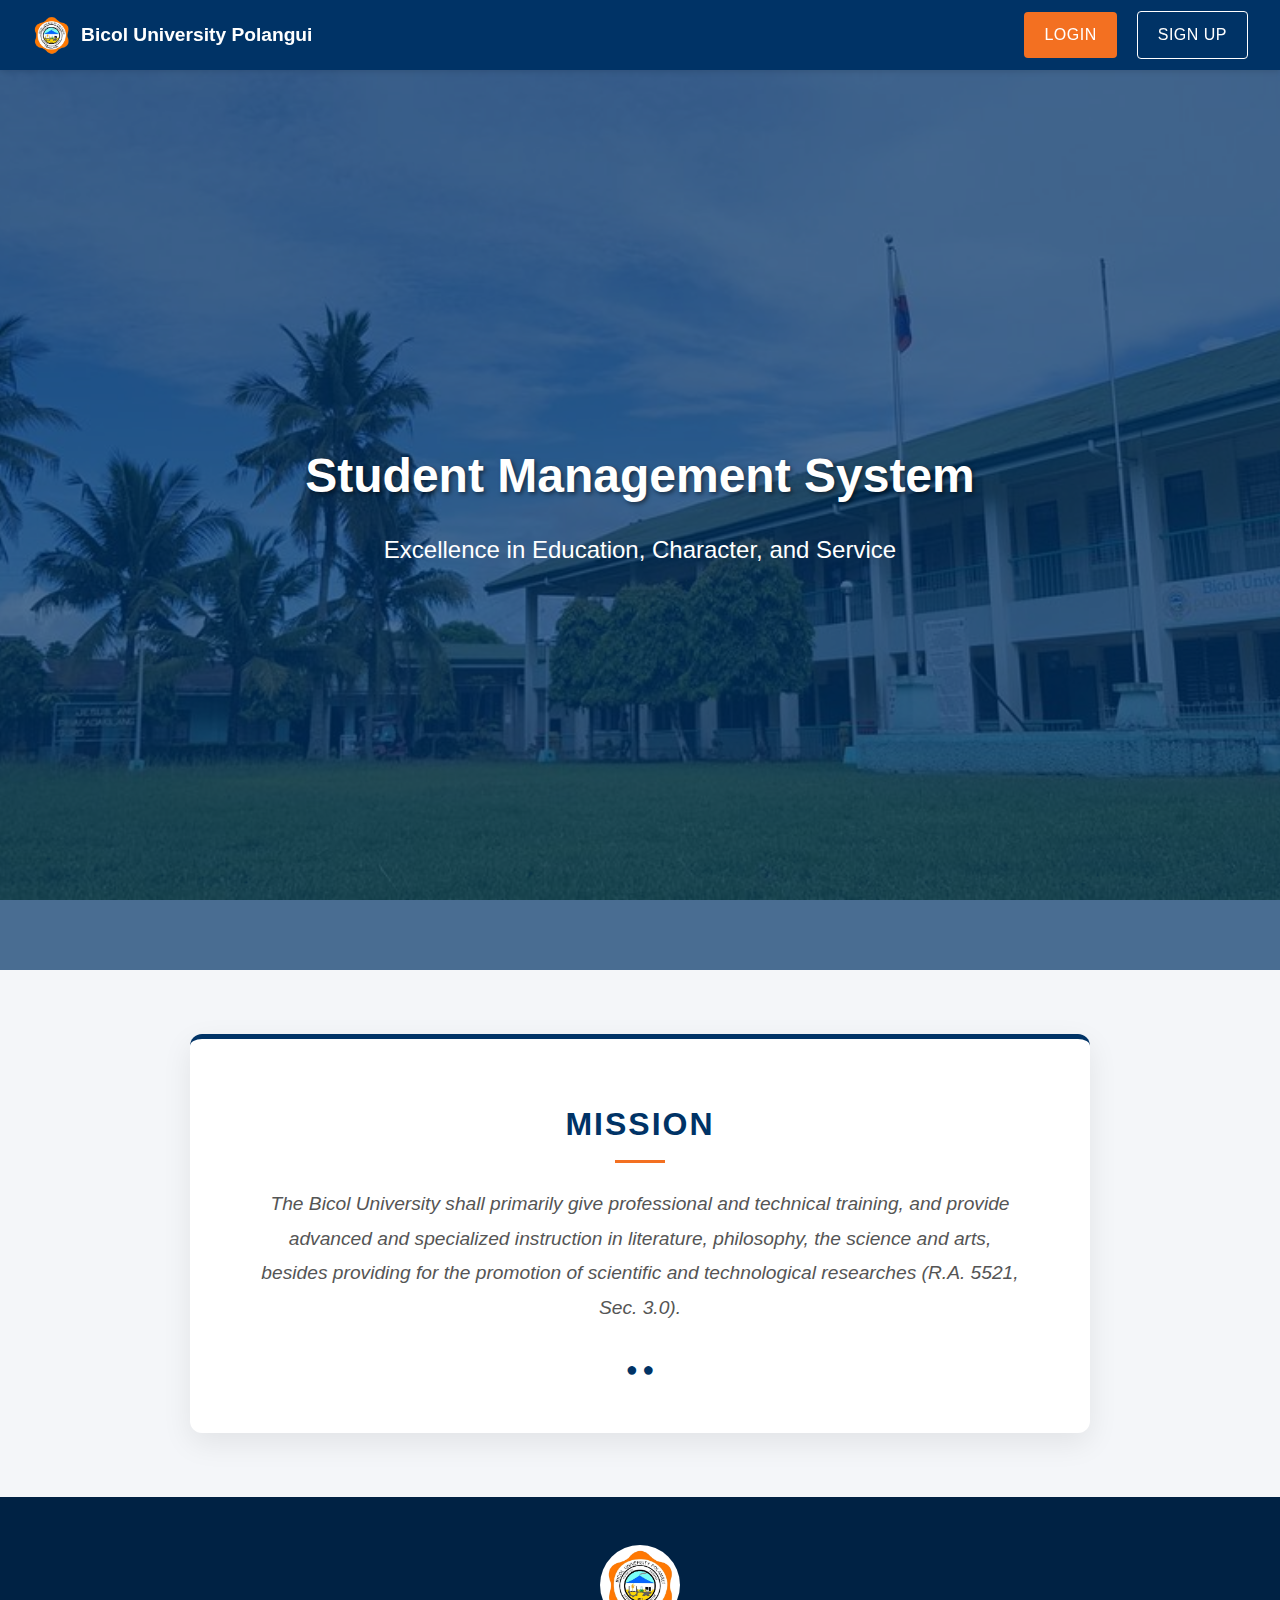
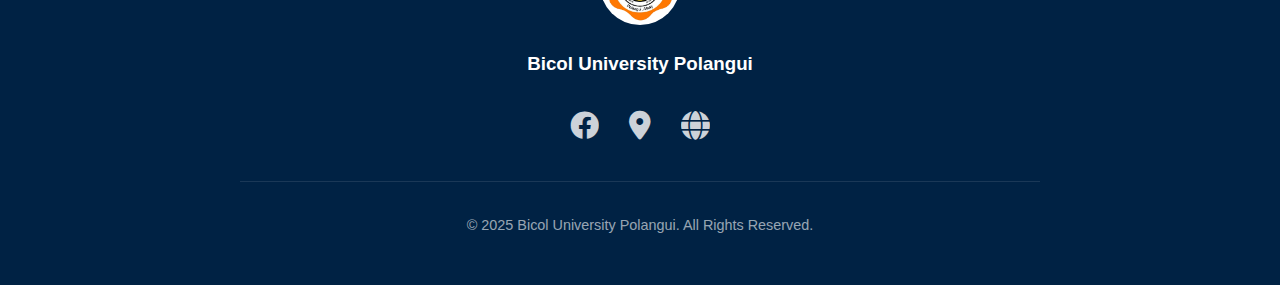
<file: index.html>
<!DOCTYPE html>
<html lang="en">
  <head>
    <meta charset="UTF-8" />
    <meta name="viewport" content="width=device-width, initial-scale=1.0" />
    <title>Bicol University | Student Management System</title>
    <link rel="stylesheet" href="style.css" />
    <link
      rel="stylesheet"
      href="https://cdnjs.cloudflare.com/ajax/libs/font-awesome/6.0.0/css/all.min.css"
    />
  </head>
  <body>
    <!-- Navigation -->
    <nav class="main-header">
      <div class="brand-logo">
        <img src="image/bup-logo.png" alt="BU Logo" />
        <span>Bicol University Polangui</span>
      </div>
      <div class="nav-links">
        <a href="login.html" class="btn btn-secondary">Login</a>
        <a
          href="signup.html"
          class="btn btn-primary"
          style="background-color: transparent; border: 1px solid white"
          >Sign Up</a
        >
      </div>
    </nav>

    <!-- Hero Section -->
    <section
      class="hero-section"
      style="background-image: url('image/Login_photo.jpg')"
    >
      <div class="hero-overlay"></div>
      <div class="hero-content">
        <h1 class="hero-title">Student Management System</h1>
        <p class="hero-subtitle">
          Excellence in Education, Character, and Service
        </p>
      </div>
    </section>

    <!-- Mission/Vision Carousel -->
    <div class="container">
      <div class="carousel-container">
        <div class="carousel-slide active" id="slide-1">
          <h3>Mission</h3>
          <p>
            The Bicol University shall primarily give professional and technical
            training, and provide advanced and specialized instruction in
            literature, philosophy, the science and arts, besides providing for
            the promotion of scientific and technological researches (R.A. 5521,
            Sec. 3.0).
          </p>
        </div>
        <div class="carousel-slide" id="slide-2">
          <h3>Vision</h3>
          <p>
            A University for Humanity characterized by productive scholarship,
            transformative leadership, collaborative service and distinctive
            character for sustainable societies.
          </p>
        </div>
        <!-- Simple Vanilla JS Carousel Indicators -->
        <div style="margin-top: 1rem">
          <span
            style="cursor: pointer; color: var(--bu-blue); font-size: 20px"
            onclick="showSlide(1)"
            >●</span
          >
          <span
            style="cursor: pointer; color: var(--bu-blue); font-size: 20px"
            onclick="showSlide(2)"
            >●</span
          >
        </div>
      </div>
    </div>

    <!-- Footer -->
    <footer class="main-footer">
      <div class="footer-content">
        <img src="image/bup-logo.png" alt="BUP Logo" class="footer-logo" />
        <h3 class="footer-title">Bicol University Polangui</h3>

        <div class="social-links">
          <a
            href="https://www.facebook.com/p/Bicol-University-Polangui-100090214496015/"
            target="_blank"
            aria-label="Facebook"
          >
            <i class="fab fa-facebook"></i>
          </a>
          <a
            href="https://maps.app.goo.gl/FNzzDdiUDstT3czH9"
            target="_blank"
            aria-label="Google Maps"
          >
            <i class="fas fa-map-marker-alt"></i>
          </a>
          <a
            href="https://bicol-u.edu.ph/category/bu-polangui/"
            target="_blank"
            aria-label="Website"
          >
            <i class="fas fa-globe"></i>
          </a>
        </div>

        <hr class="footer-divider" />
        <p class="footer-copyright">
          &copy; 2025 Bicol University Polangui. All Rights Reserved.
        </p>
      </div>
    </footer>

    <script>
      // Simple Vanilla JS Carousel
      let currentSlide = 1;
      function showSlide(n) {
        document
          .querySelectorAll(".carousel-slide")
          .forEach((s) => s.classList.remove("active"));
        document.getElementById("slide-" + n).classList.add("active");
        currentSlide = n;
      }

      // Auto rotate every 5 seconds
      setInterval(() => {
        currentSlide = currentSlide === 1 ? 2 : 1;
        showSlide(currentSlide);
      }, 5000);
    </script>
  </body>
</html>
</file>
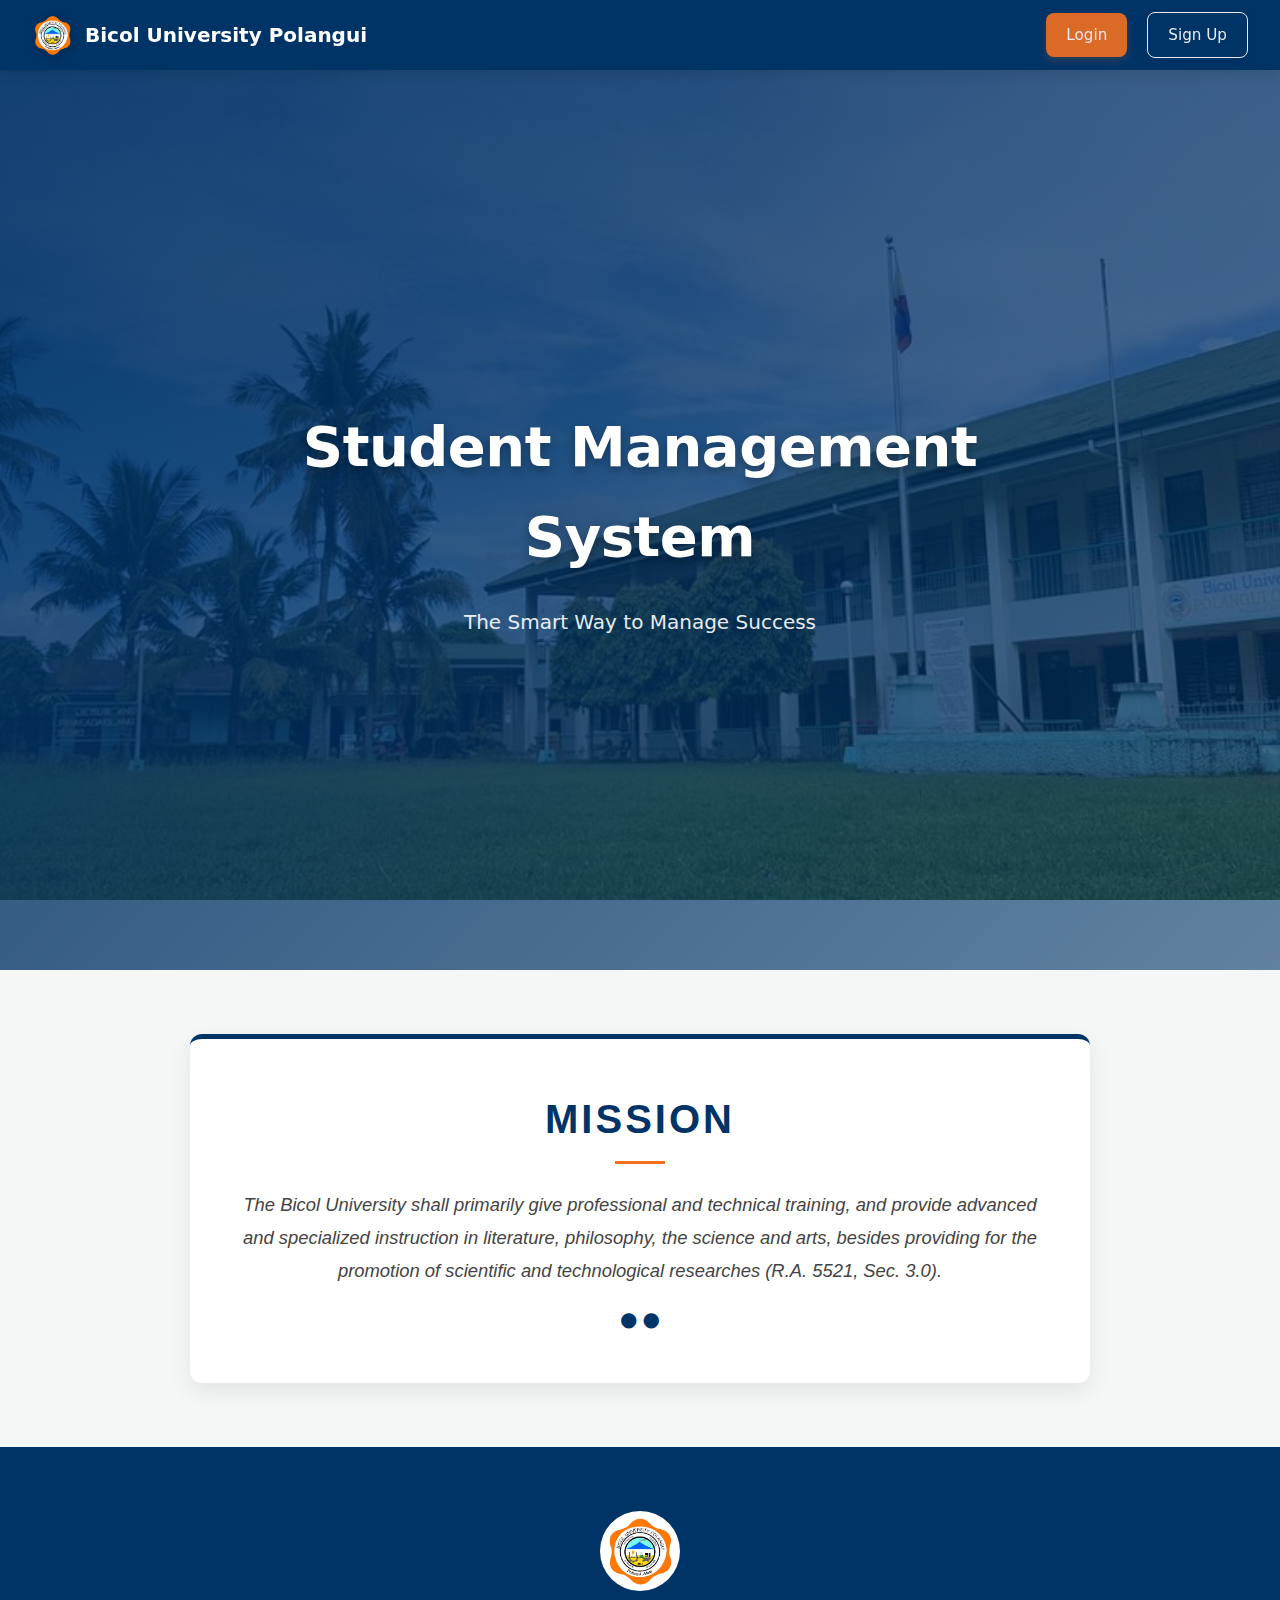
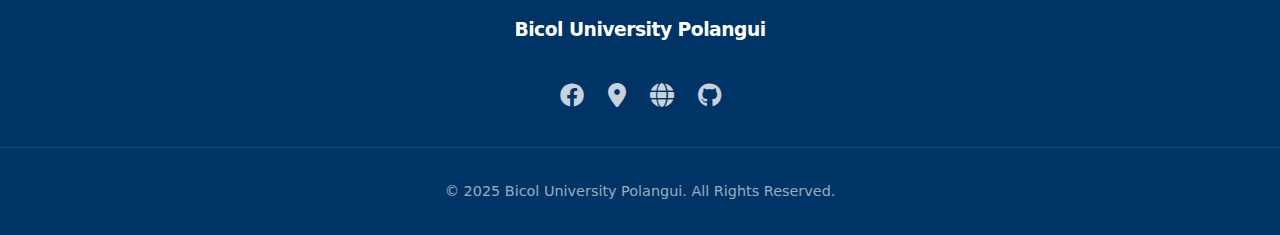
<file: frontend/index.html>
<!DOCTYPE html>
<html lang="en">
  <head>
    <meta charset="UTF-8" />
    <meta name="viewport" content="width=device-width, initial-scale=1.0" />
    <title>Bicol University | Student Management System</title>
    <link rel="stylesheet" href="css/style.css" />
    <link
      rel="stylesheet"
      href="https://cdnjs.cloudflare.com/ajax/libs/font-awesome/6.0.0/css/all.min.css"
    />
  </head>
  <body>
    <!-- Navigation -->
    <nav class="main-header">
      <div class="brand-logo">
        <img src="images/bup-logo.png" alt="BU Logo" />
        <span>Bicol University Polangui</span>
      </div>
      <div class="nav-links">
        <a href="login.html" class="btn btn-secondary">Login</a>
        <a
          href="signup.html"
          class="btn btn-primary"
          style="background-color: transparent; border: 1px solid white"
          >Sign Up</a
        >
      </div>
    </nav>

    <!-- Hero Section -->
    <section
      class="hero-section"
      style="background-image: url('images/Login_photo.jpg')"
    >
      <div class="hero-overlay"></div>
      <div class="hero-content">
        <h1 class="hero-title">Student Management System</h1>
        <p class="hero-subtitle">
          The Smart Way to Manage Success
        </p>
      </div>
    </section>

    <!-- Mission/Vision Carousel -->
    <div class="container">
      <div class="carousel-container">
        <div class="carousel-slide active" id="slide-1">
          <h3>Mission</h3>
          <p>
            The Bicol University shall primarily give professional and technical
            training, and provide advanced and specialized instruction in
            literature, philosophy, the science and arts, besides providing for
            the promotion of scientific and technological researches (R.A. 5521,
            Sec. 3.0).
          </p>
        </div>
        <div class="carousel-slide" id="slide-2">
          <h3>Vision</h3>
          <p>
            A University for Humanity characterized by productive scholarship,
            transformative leadership, collaborative service and distinctive
            character for sustainable societies.
          </p>
        </div>
        <!-- Simple Vanilla JS Carousel Indicators -->
        <div style="margin-top: 1rem">
          <span
            style="cursor: pointer; color: var(--bu-blue); font-size: 20px"
            onclick="showSlide(1)"
            >●</span
          >
          <span
            style="cursor: pointer; color: var(--bu-blue); font-size: 20px"
            onclick="showSlide(2)"
            >●</span
          >
        </div>
      </div>
    </div>

    <!-- Footer -->
    <footer class="main-footer">
      <div class="footer-content">
        <img src="images/bup-logo.png" alt="BUP Logo" class="footer-logo" />
        <h3 class="footer-title">Bicol University Polangui</h3>

        <div class="social-links">
          <a
            href="https://www.facebook.com/p/Bicol-University-Polangui-100090214496015/"
            target="_blank"
            aria-label="Facebook"
          >
            <i class="fab fa-facebook"></i>
          </a>
          <a
            href="https://maps.app.goo.gl/FNzzDdiUDstT3czH9"
            target="_blank"
            aria-label="Google Maps"
          >
            <i class="fas fa-map-marker-alt"></i>
          </a>
          <a
            href="https://bicol-u.edu.ph/category/bu-polangui/"
            target="_blank"
            aria-label="Website"
          >
            <i class="fas fa-globe"></i>
          </a>
          <a
            href="https://github.com/tsugumii21/BU-Polangui-Student-Management-System"
            target="_blank"
            aria-label="GitHub"
          >
            <i class="fab fa-github"></i>
          </a>
        </div>

        <hr class="footer-divider" />
        <p class="footer-copyright">
          &copy; 2025 Bicol University Polangui. All Rights Reserved.
        </p>
      </div>
    </footer>

    <script>
      // Simple Vanilla JS Carousel
      let currentSlide = 1;
      function showSlide(n) {
        document
          .querySelectorAll(".carousel-slide")
          .forEach((s) => s.classList.remove("active"));
        document.getElementById("slide-" + n).classList.add("active");
        currentSlide = n;
      }

      // Auto rotate every 5 seconds
      setInterval(() => {
        currentSlide = currentSlide === 1 ? 2 : 1;
        showSlide(currentSlide);
      }, 5000);
    </script>
  </body>
</html>
</file>
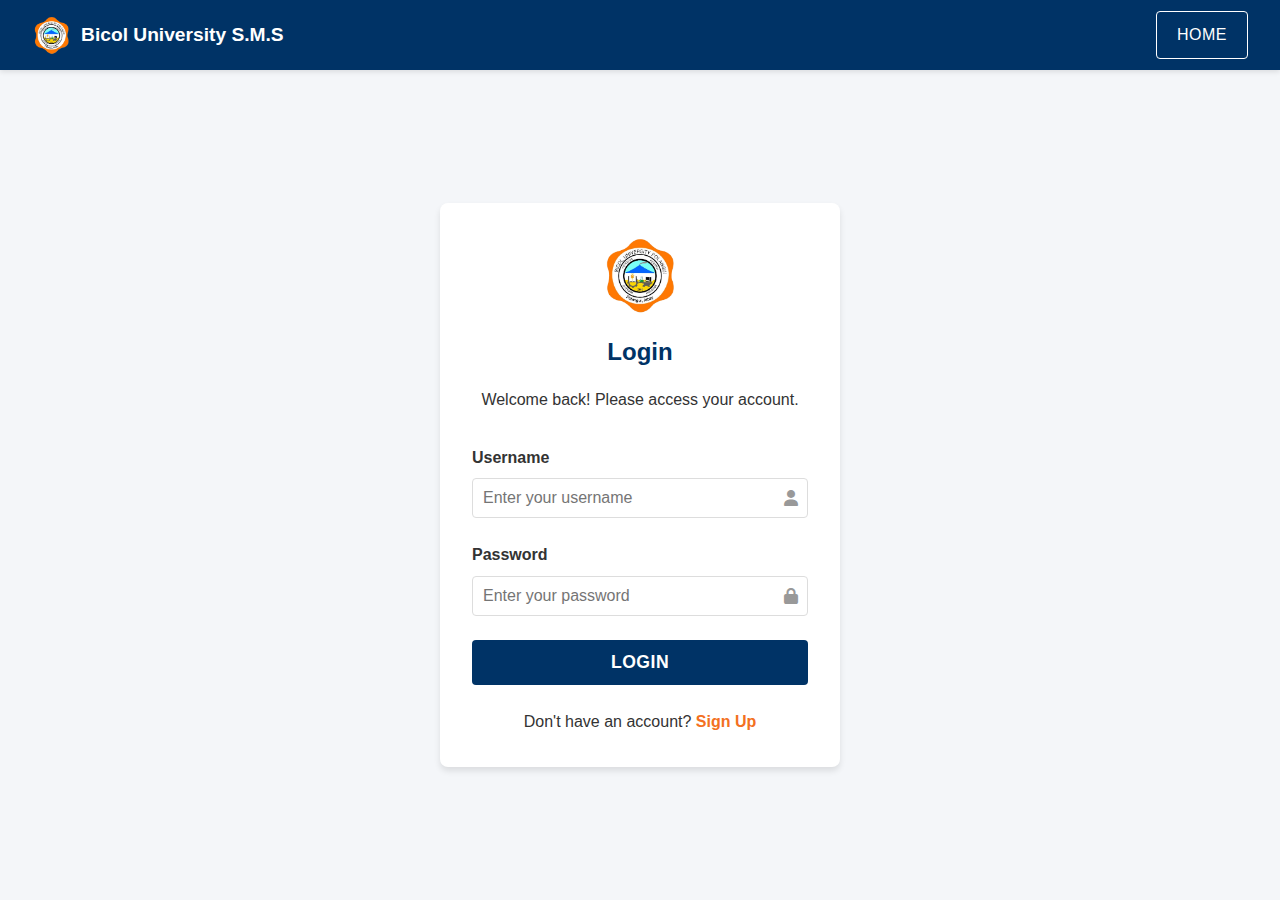
<file: login.html>
<!DOCTYPE html>
<html lang="en">
  <head>
    <meta charset="UTF-8" />
    <meta name="viewport" content="width=device-width, initial-scale=1.0" />
    <title>Login | Student Management System</title>
    <link rel="stylesheet" href="style.css" />
    <link
      rel="stylesheet"
      href="https://cdnjs.cloudflare.com/ajax/libs/font-awesome/6.0.0/css/all.min.css"
    />
  </head>
  <body>
    <?php include 'header_offcanvas.php'; ?>

    <!-- Use the same header for consistency, but we need to include it via PHP or just hardcode the nav if this is pure HTML. 
         The prompt asked for login.html. HTML files cannot include PHP. 
         However, the user wants a production ready system. 
         Usually login.php is used to render the view AND handle logic, or login.html posts to login.php.
         The prompt explicitly asked for `login.html` AND `login.php`.
         So `login.html` will be the view. It won't have the dynamic header if it's pure HTML.
         But I can make it look like the others.
         
         Wait, if `login.html` is pure HTML, it can't include `header_offcanvas.php`.
         I will create a standalone navigation for login.html or just a simple page with a back button.
         The prompt said: "Shared nav/header... header_offcanvas.php".
         If I must use `login.html`, I will have to copy the nav HTML or just provide the form.
         I'll stick to a clean form page with a Home button, or I'll copy the nav structure.
         Actually, let's just make it a clean page with the form, as is common for login pages.
    -->

    <nav class="main-header">
      <div class="brand-logo">
        <a
          href="index.html"
          style="
            display: flex;
            align-items: center;
            gap: 10px;
            color: white;
            text-decoration: none;
          "
        >
          <img src="image/bup-logo.png" alt="BU Logo" />
          <span style="font-weight: 700">Bicol University S.M.S</span>
        </a>
      </div>
      <div class="nav-links">
        <a
          href="index.html"
          class="btn btn-secondary"
          style="background-color: transparent; border: 1px solid white"
          >Home</a
        >
      </div>
    </nav>

    <div class="auth-container">
      <div class="auth-card">
        <div style="text-align: center; margin-bottom: 2rem">
          <img src="image/bup-logo.png" alt="Logo" style="height: 80px" />
          <h2 style="color: var(--bu-blue); font-weight: 700; margin-top: 10px">
            Login
          </h2>
          <p>Welcome back! Please access your account.</p>
        </div>

        <!-- Error parameter handling via JS if needed, or simple redirect back -->
        <div
          id="errorMessage"
          style="
            color: #dc3545;
            text-align: center;
            margin-bottom: 1rem;
            display: none;
            font-weight: 700;
          "
        >
          Invalid credentials
        </div>

        <form action="login.php" method="POST">
          <div class="form-group">
            <label for="username" style="font-weight: 700">Username</label>
            <div style="position: relative">
              <input
                type="text"
                id="username"
                name="username"
                class="form-control"
                required
                placeholder="Enter your username"
              />
              <i
                class="fas fa-user"
                style="position: absolute; right: 10px; top: 12px; color: #999"
              ></i>
            </div>
          </div>

          <div class="form-group">
            <label for="password" style="font-weight: 700">Password</label>
            <div style="position: relative">
              <input
                type="password"
                id="password"
                name="password"
                class="form-control"
                required
                placeholder="Enter your password"
              />
              <i
                class="fas fa-lock"
                style="position: absolute; right: 10px; top: 12px; color: #999"
              ></i>
            </div>
          </div>

          <button
            type="submit"
            class="btn btn-primary"
            style="width: 100%; padding: 12px; font-size: 1.1rem"
          >
            Login
          </button>
        </form>

        <div style="text-align: center; margin-top: 1.5rem">
          <p>
            Don't have an account?
            <a
              href="signup.html"
              style="color: var(--bu-orange); font-weight: 700"
              >Sign Up</a
            >
          </p>
        </div>
      </div>
    </div>

    <script>
      // Simple script to show error if in URL
      const urlParams = new URLSearchParams(window.location.search);
      if (urlParams.has("error")) {
        const err = document.getElementById("errorMessage");
        err.style.display = "block";
        if (urlParams.get("error") === "invalid") {
          err.textContent = "Invalid username or password.";
        } else if (urlParams.get("error") === "created") {
          err.style.color = "#28a745";
          err.textContent = "Account created! Please login.";
        }
      }
    </script>
  </body>
</html>
</file>
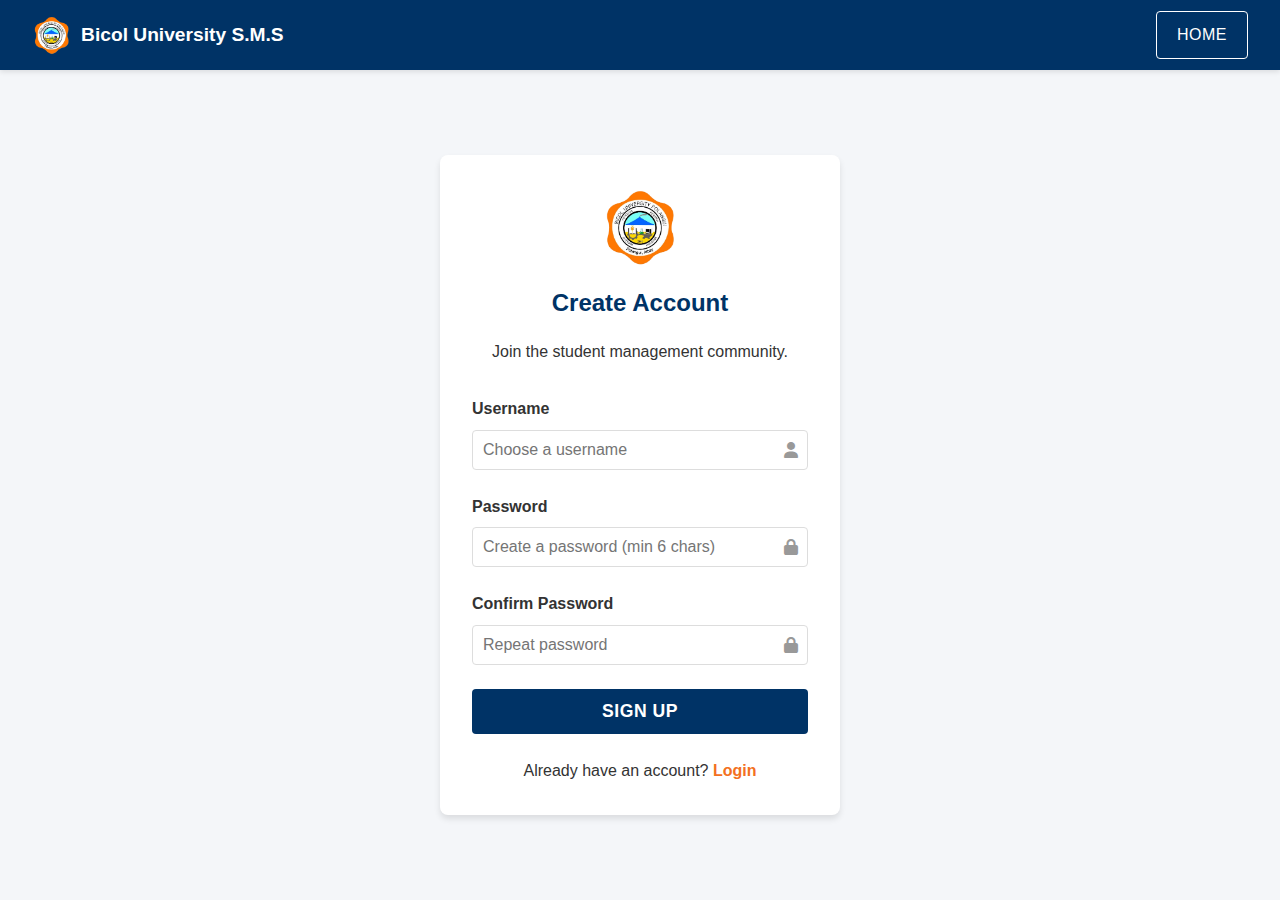
<file: signup.html>
<!DOCTYPE html>
<html lang="en">
  <head>
    <meta charset="UTF-8" />
    <meta name="viewport" content="width=device-width, initial-scale=1.0" />
    <title>Sign Up | Student Management System</title>
    <link rel="stylesheet" href="style.css" />
    <link
      rel="stylesheet"
      href="https://cdnjs.cloudflare.com/ajax/libs/font-awesome/6.0.0/css/all.min.css"
    />
  </head>
  <body>
    <nav class="main-header">
      <div class="brand-logo">
        <a
          href="index.html"
          style="
            display: flex;
            align-items: center;
            gap: 10px;
            color: white;
            text-decoration: none;
          "
        >
          <img src="image/bup-logo.png" alt="BU Logo" />
          <span style="font-weight: 700">Bicol University S.M.S</span>
        </a>
      </div>
      <div class="nav-links">
        <a
          href="index.html"
          class="btn btn-secondary"
          style="background-color: transparent; border: 1px solid white"
          >Home</a
        >
      </div>
    </nav>

    <div class="auth-container">
      <div class="auth-card">
        <div style="text-align: center; margin-bottom: 2rem">
          <img src="image/bup-logo.png" alt="Logo" style="height: 80px" />
          <h2 style="color: var(--bu-blue); font-weight: 700; margin-top: 10px">
            Create Account
          </h2>
          <p>Join the student management community.</p>
        </div>

        <div
          id="errorMessage"
          style="
            color: #dc3545;
            text-align: center;
            margin-bottom: 1rem;
            display: none;
            font-weight: 700;
          "
        ></div>

        <form
          action="signup.php"
          method="POST"
          onsubmit="return validateSignup()"
        >
          <div class="form-group">
            <label for="username" style="font-weight: 700">Username</label>
            <div style="position: relative">
              <input
                type="text"
                id="username"
                name="username"
                class="form-control"
                required
                placeholder="Choose a username"
                minlength="4"
              />
              <i
                class="fas fa-user"
                style="position: absolute; right: 10px; top: 12px; color: #999"
              ></i>
            </div>
          </div>

          <div class="form-group">
            <label for="password" style="font-weight: 700">Password</label>
            <div style="position: relative">
              <input
                type="password"
                id="password"
                name="password"
                class="form-control"
                required
                placeholder="Create a password (min 6 chars)"
                minlength="6"
              />
              <i
                class="fas fa-lock"
                style="position: absolute; right: 10px; top: 12px; color: #999"
              ></i>
            </div>
          </div>

          <div class="form-group">
            <label for="confirm_password" style="font-weight: 700"
              >Confirm Password</label
            >
            <div style="position: relative">
              <input
                type="password"
                id="confirm_password"
                name="confirm_password"
                class="form-control"
                required
                placeholder="Repeat password"
              />
              <i
                class="fas fa-lock"
                style="position: absolute; right: 10px; top: 12px; color: #999"
              ></i>
            </div>
          </div>

          <button
            type="submit"
            class="btn btn-primary"
            style="width: 100%; padding: 12px; font-size: 1.1rem"
          >
            Sign Up
          </button>
        </form>

        <div style="text-align: center; margin-top: 1.5rem">
          <p>
            Already have an account?
            <a
              href="login.html"
              style="color: var(--bu-orange); font-weight: 700"
              >Login</a
            >
          </p>
        </div>
      </div>
    </div>

    <script>
      function validateSignup() {
        const p1 = document.getElementById("password").value;
        const p2 = document.getElementById("confirm_password").value;
        const err = document.getElementById("errorMessage");

        if (p1 !== p2) {
          err.style.display = "block";
          err.textContent = "Passwords do not match!";
          return false;
        }
        return true;
      }

      const urlParams = new URLSearchParams(window.location.search);
      if (urlParams.has("error")) {
        const err = document.getElementById("errorMessage");
        err.style.display = "block";
        if (urlParams.get("error") === "exists") {
          err.textContent = "Username already exists.";
        } else if (urlParams.get("error") === "system") {
          err.textContent = "System error. Please try again.";
        }
      }
    </script>
  </body>
</html>
</file>
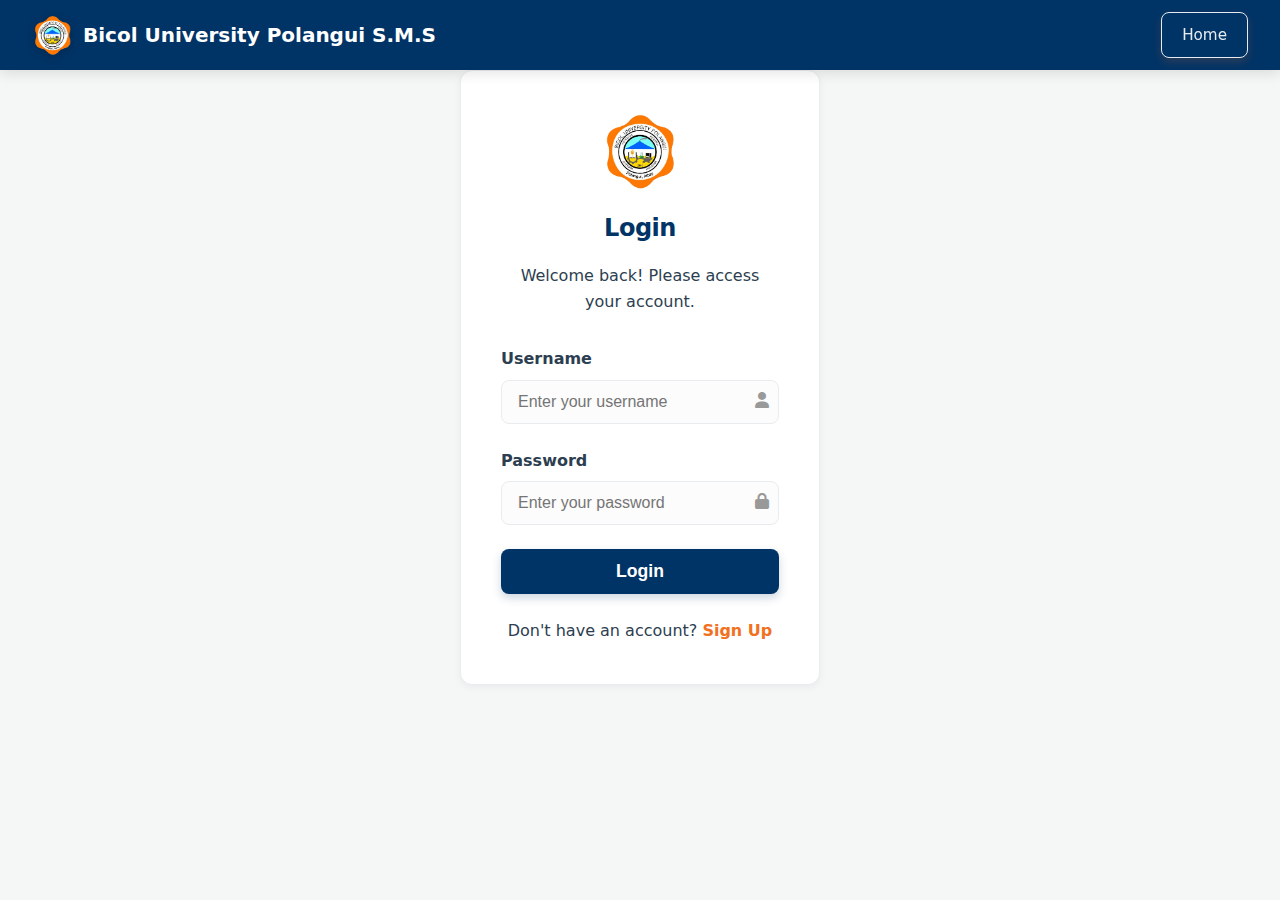
<file: frontend/login.html>
<!DOCTYPE html>
<html lang="en">
  <head>
    <meta charset="UTF-8" />
    <meta name="viewport" content="width=device-width, initial-scale=1.0" />
    <title>Login | Student Management System</title>
    <link rel="stylesheet" href="css/style.css" />
    <link
      rel="stylesheet"
      href="https://cdnjs.cloudflare.com/ajax/libs/font-awesome/6.0.0/css/all.min.css"
    />
  </head>
  <body>
    <nav class="main-header">
      <div class="brand-logo">
        <a
          href="index.html"
          style="
            display: flex;
            align-items: center;
            gap: 10px;
            color: white;
            text-decoration: none;
          "
        >
          <img src="images/bup-logo.png" alt="BU Logo" />
          <span style="font-weight: 700">Bicol University Polangui S.M.S</span>
        </a>
      </div>
      <div class="nav-links">
        <a
          href="index.html"
          class="btn btn-secondary"
          style="background-color: transparent; border: 1px solid white"
          >Home</a
        >
      </div>
    </nav>

    <div class="auth-container">
      <div class="auth-card">
        <div style="text-align: center; margin-bottom: 2rem">
          <img src="images/bup-logo.png" alt="Logo" style="height: 80px" />
          <h2 style="color: var(--bu-blue); font-weight: 700; margin-top: 10px">
            Login
          </h2>
          <p>Welcome back! Please access your account.</p>
        </div>

        <!-- Error parameter handling via JS if needed, or simple redirect back -->
        <div
          id="errorMessage"
          style="
            color: #dc3545;
            text-align: center;
            margin-bottom: 1rem;
            display: none;
            font-weight: 700;
          "
        >
          Invalid credentials
        </div>

        <form action="../backend/login.php" method="POST">
          <div class="form-group">
            <label for="username" style="font-weight: 700">Username</label>
            <div style="position: relative">
              <input
                type="text"
                id="username"
                name="username"
                class="form-control"
                required
                placeholder="Enter your username"
              />
              <i
                class="fas fa-user"
                style="position: absolute; right: 10px; top: 12px; color: #999"
              ></i>
            </div>
          </div>

          <div class="form-group">
            <label for="password" style="font-weight: 700">Password</label>
            <div style="position: relative">
              <input
                type="password"
                id="password"
                name="password"
                class="form-control"
                required
                placeholder="Enter your password"
              />
              <i
                class="fas fa-lock"
                style="position: absolute; right: 10px; top: 12px; color: #999"
              ></i>
            </div>
          </div>

          <button
            type="submit"
            class="btn btn-primary"
            style="width: 100%; padding: 12px; font-size: 1.1rem"
          >
            Login
          </button>
        </form>

        <div style="text-align: center; margin-top: 1.5rem">
          <p>
            Don't have an account?
            <a
              href="signup.html"
              style="color: var(--bu-orange); font-weight: 700"
              >Sign Up</a
            >
          </p>
        </div>
      </div>
    </div>

    <script>
      // Simple script to show error if in URL
      const urlParams = new URLSearchParams(window.location.search);
      if (urlParams.has("error")) {
        const err = document.getElementById("errorMessage");
        err.style.display = "block";
        if (urlParams.get("error") === "invalid") {
          err.textContent = "Invalid username or password.";
        } else if (urlParams.get("error") === "created") {
          err.style.color = "#28a745";
          err.textContent = "Account created! Please login.";
        }
      }
    </script>
  </body>
</html>
</file>
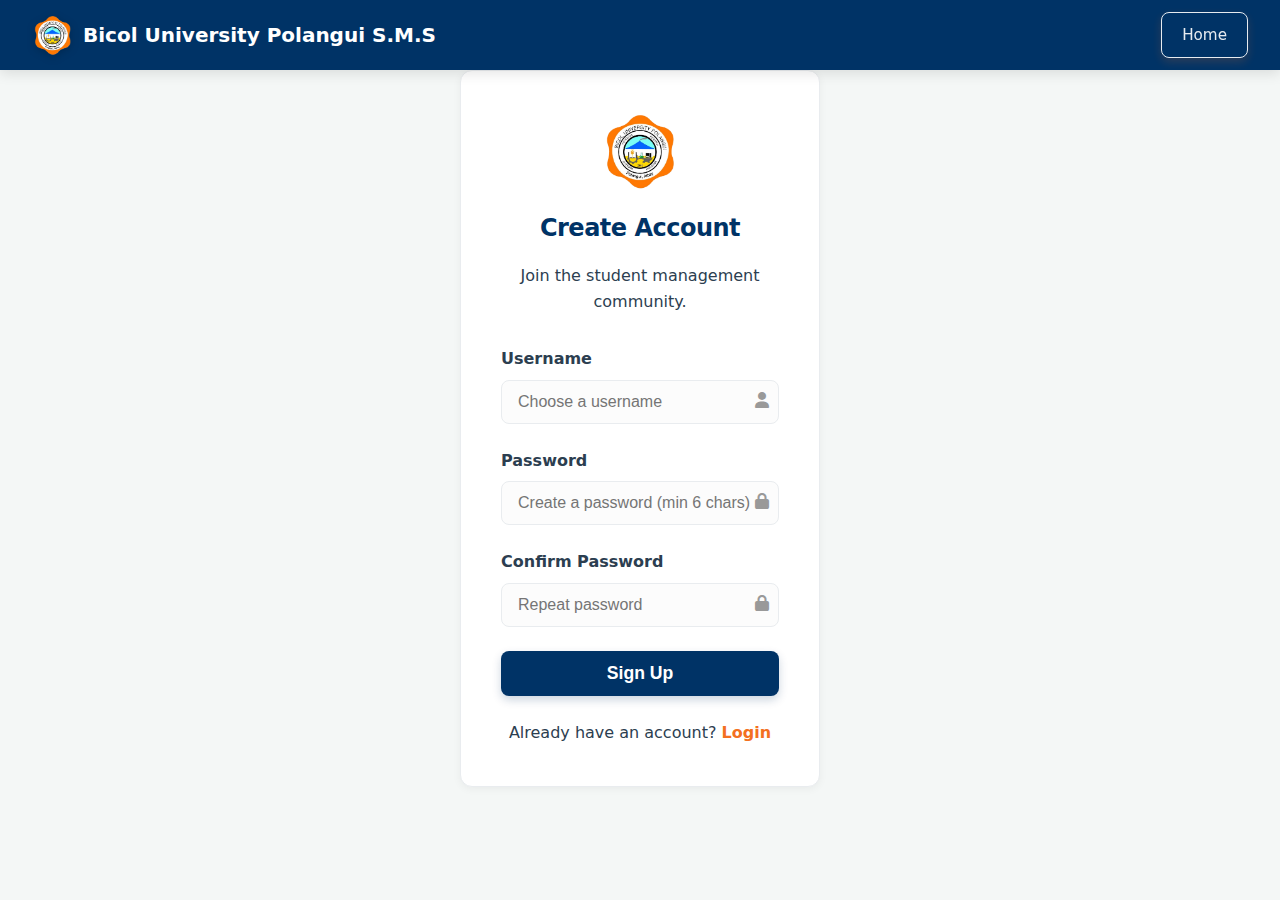
<file: frontend/signup.html>
<!DOCTYPE html>
<html lang="en">
  <head>
    <meta charset="UTF-8" />
    <meta name="viewport" content="width=device-width, initial-scale=1.0" />
    <title>Sign Up | Student Management System</title>
    <link rel="stylesheet" href="css/style.css" />
    <link
      rel="stylesheet"
      href="https://cdnjs.cloudflare.com/ajax/libs/font-awesome/6.0.0/css/all.min.css"
    />
  </head>
  <body>
    <nav class="main-header">
      <div class="brand-logo">
        <a
          href="index.html"
          style="
            display: flex;
            align-items: center;
            gap: 10px;
            color: white;
            text-decoration: none;
          "
        >
          <img src="images/bup-logo.png" alt="BU Logo" />
          <span style="font-weight: 700">Bicol University Polangui S.M.S</span>
        </a>
      </div>
      <div class="nav-links">
        <a
          href="index.html"
          class="btn btn-secondary"
          style="background-color: transparent; border: 1px solid white"
          >Home</a
        >
      </div>
    </nav>

    <div class="auth-container">
      <div class="auth-card">
        <div style="text-align: center; margin-bottom: 2rem">
          <img src="images/bup-logo.png" alt="Logo" style="height: 80px" />
          <h2 style="color: var(--bu-blue); font-weight: 700; margin-top: 10px">
            Create Account
          </h2>
          <p>Join the student management community.</p>
        </div>

        <div
          id="errorMessage"
          style="
            color: #dc3545;
            text-align: center;
            margin-bottom: 1rem;
            display: none;
            font-weight: 700;
          "
        ></div>

        <form
          action="../backend/signup.php"
          method="POST"
          onsubmit="return validateSignup()"
        >
          <div class="form-group">
            <label for="username" style="font-weight: 700">Username</label>
            <div style="position: relative">
              <input
                type="text"
                id="username"
                name="username"
                class="form-control"
                required
                placeholder="Choose a username"
                minlength="4"
              />
              <i
                class="fas fa-user"
                style="position: absolute; right: 10px; top: 12px; color: #999"
              ></i>
            </div>
          </div>

          <div class="form-group">
            <label for="password" style="font-weight: 700">Password</label>
            <div style="position: relative">
              <input
                type="password"
                id="password"
                name="password"
                class="form-control"
                required
                placeholder="Create a password (min 6 chars)"
                minlength="6"
              />
              <i
                class="fas fa-lock"
                style="position: absolute; right: 10px; top: 12px; color: #999"
              ></i>
            </div>
          </div>

          <div class="form-group">
            <label for="confirm_password" style="font-weight: 700"
              >Confirm Password</label
            >
            <div style="position: relative">
              <input
                type="password"
                id="confirm_password"
                name="confirm_password"
                class="form-control"
                required
                placeholder="Repeat password"
              />
              <i
                class="fas fa-lock"
                style="position: absolute; right: 10px; top: 12px; color: #999"
              ></i>
            </div>
          </div>

          <button
            type="submit"
            class="btn btn-primary"
            style="width: 100%; padding: 12px; font-size: 1.1rem"
          >
            Sign Up
          </button>
        </form>

        <div style="text-align: center; margin-top: 1.5rem">
          <p>
            Already have an account?
            <a
              href="login.html"
              style="color: var(--bu-orange); font-weight: 700"
              >Login</a
            >
          </p>
        </div>
      </div>
    </div>

    <script>
      function validateSignup() {
        const p1 = document.getElementById("password").value;
        const p2 = document.getElementById("confirm_password").value;
        const err = document.getElementById("errorMessage");

        if (p1 !== p2) {
          err.style.display = "block";
          err.textContent = "Passwords do not match!";
          return false;
        }
        return true;
      }

      const urlParams = new URLSearchParams(window.location.search);
      if (urlParams.has("error")) {
        const err = document.getElementById("errorMessage");
        err.style.display = "block";
        if (urlParams.get("error") === "exists") {
          err.textContent = "Username already exists.";
        } else if (urlParams.get("error") === "system") {
          err.textContent = "System error. Please try again.";
        }
      }
    </script>
  </body>
</html>
</file>
<file: style.css>
:root {
    /* Bicol University Inspired Palette */
    --bu-blue: #003366;       /* Academic Blue */
    --bu-orange: #f37021;     /* Orange Accent */
    --bu-white: #ffffff;
    --bu-light-gray: #f4f6f9;
    --bu-text-dark: #333333;
    --bu-text-light: #f8f9fa;
    
    /* Dimensions */
    --header-height: 70px;
    --sidebar-width: 250px;
}

* {
    box-sizing: border-box;
    margin: 0;
    padding: 0;
}

body {
    font-family: 'Segoe UI', Tahoma, Geneva, Verdana, sans-serif;
    background-color: var(--bu-light-gray);
    color: var(--bu-text-dark);
    line-height: 1.6;
}

/* Typography */
h1, h2, h3, h4, h5, h6 {
    color: var(--bu-blue);
    margin-bottom: 1rem;
    font-weight: 700;
}

a {
    text-decoration: none;
    color: inherit;
}

/* Utilities */
.container {
    max-width: 1200px;
    margin: 0 auto;
    padding: 0 20px;
}

.btn {
    display: inline-block;
    padding: 10px 20px;
    border: none;
    border-radius: 4px;
    cursor: pointer;
    font-weight: 700;
    transition: background 0.3s ease;
    text-transform: uppercase;
    letter-spacing: 0.5px;
}

.btn-primary {
    background-color: var(--bu-blue);
    color: var(--bu-white);
}

.btn-primary:hover {
    background-color: #002244;
}

.btn-secondary {
    background-color: var(--bu-orange);
    color: var(--bu-white);
}

.btn-secondary:hover {
    background-color: #d9621b;
}

.btn-danger {
    background-color: #dc3545;
    color: white;
}

/* Header / Navbar */
.main-header {
    background-color: var(--bu-blue);
    color: var(--bu-white);
    height: var(--header-height);
    display: flex;
    align-items: center;
    justify-content: space-between;
    padding: 0 2rem;
    position: sticky;
    top: 0;
    z-index: 1000;
    box-shadow: 0 2px 5px rgba(0,0,0,0.1);
}

.brand-logo {
    display: flex;
    align-items: center;
    gap: 10px;
    font-size: 1.2rem;
    font-weight: bold;
}

.brand-logo img {
    height: 40px;
    width: auto;
}

.nav-links {
    display: flex;
    gap: 20px;
    align-items: center;
}

.nav-links a {
    color: var(--bu-white);
    font-weight: 500;
}

.nav-links a:hover {
    color: var(--bu-orange);
}

/* Specific fix for buttons inside nav to prevent text color change on hover */
.nav-links .btn:hover {
    color: var(--bu-white);
}

/* Offcanvas / Sidebar */
.offcanvas {
    position: fixed;
    top: 0;
    left: -300px; /* Hidden by default */
    width: var(--sidebar-width);
    height: 100vh;
    background-color: var(--bu-white);
    box-shadow: 2px 0 5px rgba(0,0,0,0.1);
    transition: left 0.3s ease;
    z-index: 1001;
    display: flex;
    flex-direction: column;
}

.offcanvas.open {
    left: 0;
}

.offcanvas-header {
    background-color: var(--bu-blue);
    color: white;
    padding: 1rem;
    display: flex;
    justify-content: space-between;
    align-items: center;
}

.offcanvas-body {
    padding: 1rem;
    flex: 1;
}

.offcanvas-nav {
    display: flex;
    flex-direction: column;
    gap: 10px;
}

.offcanvas-nav a {
    padding: 10px;
    border-radius: 4px;
    color: var(--bu-text-dark);
}

.offcanvas-nav a:hover, .offcanvas-nav a.active {
    background-color: var(--bu-light-gray);
    color: var(--bu-blue);
}

.offcanvas-overlay {
    position: fixed;
    top: 0;
    left: 0;
    width: 100%;
    height: 100%;
    background: rgba(0,0,0,0.5);
    z-index: 1000;
    display: none;
}

.offcanvas-overlay.show {
    display: block;
}

/* Homepage specific */
.hero-section {
    height: 100vh;
    background-size: cover;
    background-position: center;
    background-attachment: fixed;
    display: flex;
    align-items: center;
    justify-content: center;
    position: relative;
    color: white;
}

.hero-overlay {
    position: absolute;
    top: 0;
    left: 0;
    width: 100%;
    height: 100%;
    background: rgba(0, 51, 102, 0.7); /* Blue overlay */
}

.hero-content {
    position: relative;
    z-index: 1;
    text-align: center;
    max-width: 800px;
    padding: 20px;
}

.hero-title {
    font-size: 3rem;
    margin-bottom: 1rem;
    text-shadow: 2px 2px 4px rgba(0,0,0,0.5);
    color: white;
}

.hero-subtitle {
    font-size: 1.5rem;
    margin-bottom: 2rem;
    font-weight: 300;
}

/* Login/Form Styles */
.auth-container {
    display: flex;
    justify-content: center;
    align-items: center;
    min-height: calc(100vh - var(--header-height));
    background-color: var(--bu-light-gray);
    padding: 2rem;
}

.auth-card {
    background: white;
    padding: 2rem;
    border-radius: 8px;
    box-shadow: 0 4px 6px rgba(0,0,0,0.1);
    width: 100%;
    max-width: 400px;
}

.form-group {
    margin-bottom: 1.5rem;
}

.form-group label {
    display: block;
    margin-bottom: 0.5rem;
    color: var(--bu-text-dark);
    font-weight: 500;
}

.form-control {
    width: 100%;
    padding: 10px;
    border: 1px solid #ddd;
    border-radius: 4px;
    font-size: 1rem;
}

.form-control:focus {
    outline: none;
    border-color: var(--bu-blue);
    box-shadow: 0 0 0 2px rgba(0, 51, 102, 0.2);
}

/* Tables */
.table-responsive {
    overflow-x: auto;
}

.data-table {
    width: 100%;
    border-collapse: collapse;
    margin-top: 1rem;
    background: white;
    box-shadow: 0 1px 3px rgba(0,0,0,0.1);
}

.data-table th, .data-table td {
    padding: 12px 15px;
    text-align: left;
    border-bottom: 1px solid #ddd;
}

.data-table th {
    background-color: var(--bu-blue);
    color: white;
}

.data-table tr:hover {
    background-color: #f1f1f1;
}

/* Search Bar */
.search-container {
    position: relative;
    max-width: 400px;
    margin: 1rem 0;
}

.search-input {
    width: 100%;
    padding: 10px 40px 10px 15px;
    border: 1px solid #ddd;
    border-radius: 20px;
}

/* Carousel */
.carousel-container {
    margin: 4rem auto;
    max-width: 900px;
    text-align: center;
    background: white;
    padding: 3rem 4rem;
    border-radius: 12px;
    box-shadow: 0 10px 30px rgba(0,0,0,0.08);
    position: relative;
    border-top: 5px solid var(--bu-blue);
}

.carousel-slide h3 {
    font-size: 2rem;
    color: var(--bu-blue);
    text-transform: uppercase;
    letter-spacing: 2px;
    margin-bottom: 1.5rem;
    position: relative;
    display: inline-block;
}

.carousel-slide h3::after {
    content: '';
    display: block;
    width: 50px;
    height: 3px;
    background: var(--bu-orange);
    margin: 10px auto 0;
}

.carousel-slide p {
    font-size: 1.2rem;
    color: #555;
    line-height: 1.8;
    font-weight: 300;
    max-width: 800px;
    margin: 0 auto;
    font-style: italic;
}

.carousel-slide {
    display: none;
    min-height: 250px;
}

.carousel-slide.active {
    display: flex;
    flex-direction: column;
    justify-content: center;
    align-items: center;
    animation: fadeIn 0.8s ease-in-out;
}

@keyframes fadeIn {
    from { opacity: 0; }
    to { opacity: 1; }
}

/* Image Helpers */
.profile-img-small {
    width: 40px;
    height: 40px;
    border-radius: 50%;
    object-fit: cover;
    border: 2px solid white;
}

.student-img-thumb {
    width: 60px;
    height: 60px;
    object-fit: cover;
    border-radius: 4px;
}

/* Search Dropdown */
#searchResults {
    position: absolute;
    top: 100%;
    left: 0;
    right: 0;
    background: white;
    border: 1px solid #ddd;
    border-radius: 0 0 4px 4px;
    max-height: 200px;
    overflow-y: auto;
    z-index: 100;
    display: none;
}

.search-result-item {
    padding: 10px;
    cursor: pointer;
    border-bottom: 1px solid #eee;
}

.search-result-item:hover {
    background-color: var(--bu-light-gray);
}

/* New Footer Styles */
.main-footer {
    background-color: #002244; /* Darker blue */
    color: white;
    padding: 3rem 1rem;
    text-align: center;
    margin-top: auto;
}

.footer-content {
    max-width: 800px;
    margin: 0 auto;
}

.footer-logo {
    width: 80px;
    height: 80px;
    margin-bottom: 1rem;
    background: white;
    border-radius: 50%;
    padding: 2px;
    object-fit: contain;
}

.footer-title {
    color: white;
    margin-bottom: 1.5rem;
    font-weight: 700;
}

.social-links {
    margin: 1.5rem 0;
    display: flex;
    justify-content: center;
    gap: 30px;
}

.social-links a {
    color: white;
    font-size: 1.8rem;
    transition: all 0.3s ease;
    opacity: 0.8;
}

.social-links a:hover {
    color: var(--bu-orange);
    opacity: 1;
    transform: translateY(-3px);
}

.footer-divider {
    border: 0;
    border-top: 1px solid rgba(255,255,255,0.1);
    margin: 2rem auto;
    width: 100%;
}

.footer-copyright {
    color: rgba(255,255,255,0.6);
    font-size: 0.9rem;
}

/* Dashboard Styles */
.dashboard-header {
    background: white;
    padding: 2rem;
    border-radius: 8px;
    box-shadow: 0 2px 5px rgba(0,0,0,0.05);
    margin-bottom: 2rem;
    display: flex;
    align-items: center;
    gap: 20px;
    border-left: 5px solid var(--bu-blue);
}

.dashboard-stats-grid {
    display: grid;
    grid-template-columns: repeat(auto-fit, minmax(250px, 1fr));
    gap: 20px;
    margin-bottom: 2rem;
}

.stat-card {
    background: white;
    padding: 1.5rem;
    border-radius: 8px;
    box-shadow: 0 2px 5px rgba(0,0,0,0.05);
    display: flex;
    align-items: center;
    gap: 20px;
    transition: transform 0.2s ease, box-shadow 0.2s ease;
}

.stat-card:hover {
    transform: translateY(-5px);
    box-shadow: 0 5px 15px rgba(0,0,0,0.1);
}

.stat-icon {
    width: 60px;
    height: 60px;
    border-radius: 50%;
    display: flex;
    align-items: center;
    justify-content: center;
    font-size: 1.5rem;
    color: white;
}

.stat-info h3 {
    font-size: 2rem;
    margin: 0;
    color: var(--bu-text-dark);
}

.stat-info p {
    margin: 0;
    color: #666;
    font-size: 0.9rem;
    text-transform: uppercase;
    letter-spacing: 0.5px;
    font-weight: 600;
}

.recent-activity-section {
    background: white;
    padding: 2rem;
    border-radius: 8px;
    box-shadow: 0 2px 5px rgba(0,0,0,0.05);
}

.section-header {
    display: flex;
    justify-content: space-between;
    align-items: center;
    margin-bottom: 1.5rem;
    border-bottom: 1px solid #eee;
    padding-bottom: 10px;
}

.section-header h3 {
    margin: 0;
    font-size: 1.2rem;
}
</file>
<file: frontend/css/style.css>
/* Modern Bicol University Theme */
:root {
    /* Primary Palette */
    --bu-blue: #003366;       /* Deep Academic Blue */
    --bu-blue-light: #004d99; /* Lighter shade for hover */
    --bu-orange: #f37021;     /* Vibrant Orange */
    --bu-orange-hover: #d9621b;
    
    /* Neutral Palette */
    --bg-body: #f4f7f6;       /* Very light cool gray background */
    --bg-card: #ffffff;
    --text-primary: #2c3e50;
    --text-secondary: #6c757d;
    --border-color: #e9ecef;
    
    /* Layout */
    --header-height: 70px;
    --sidebar-width: 260px;
    --card-radius: 12px;
    --shadow-sm: 0 2px 8px rgba(0,0,0,0.05);
    --shadow-md: 0 8px 24px rgba(0,0,0,0.08);
}

* { box-sizing: border-box; margin: 0; padding: 0; }

body {
    font-family: 'Inter', 'Segoe UI', system-ui, sans-serif;
    background-color: var(--bg-body);
    color: var(--text-primary);
    line-height: 1.6;
    -webkit-font-smoothing: antialiased;
}

a { text-decoration: none; color: inherit; transition: color 0.2s ease; }

/* --- Typography --- */
h1, h2, h3, h4, h5, h6 {
    color: var(--bu-blue);
    font-weight: 700;
    margin-bottom: 1rem;
    letter-spacing: -0.5px;
}

/* Specific Override for Hero Title on Homepage to keep it White */
.hero-title {
    color: white !important;
}

/* --- Components --- */

/* Buttons */
.btn {
    display: inline-flex;
    align-items: center;
    justify-content: center;
    padding: 10px 20px;
    border-radius: 8px;
    font-weight: 600;
    font-size: 0.95rem;
    cursor: pointer;
    border: none;
    transition: all 0.2s ease;
    gap: 8px;
}

.btn-primary { background-color: var(--bu-blue); color: white; box-shadow: 0 4px 10px rgba(0, 51, 102, 0.2); }
.btn-primary:hover { background-color: var(--bu-blue-light); transform: translateY(-2px); }

.btn-secondary { background-color: var(--bu-orange); color: white; box-shadow: 0 4px 10px rgba(243, 112, 33, 0.2); }
.btn-secondary:hover { background-color: var(--bu-orange-hover); transform: translateY(-2px); }

.btn-danger { background-color: #dc3545; color: white; }
.btn-danger:hover { background-color: #c82333; }

/* Header */
.main-header {
    background-color: var(--bu-blue);
    height: var(--header-height);
    display: flex;
    align-items: center;
    justify-content: space-between;
    padding: 0 2rem;
    position: sticky;
    top: 0;
    z-index: 1000;
    box-shadow: 0 4px 12px rgba(0,0,0,0.1);
}

.brand-logo {
    display: flex;
    align-items: center;
    gap: 12px;
    font-size: 1.25rem;
    font-weight: 700;
    color: white;
}

.brand-logo img { height: 42px; width: auto; filter: drop-shadow(0 2px 4px rgba(0,0,0,0.2)); }

.nav-links { display: flex; align-items: center; gap: 20px; }
.nav-links a { color: white; font-weight: 500; opacity: 0.9; }
.nav-links a:hover { opacity: 1; }

.profile-img-small {
    width: 40px; height: 40px;
    border-radius: 50%;
    object-fit: cover;
    border: 2px solid rgba(255,255,255,0.8);
    transition: border-color 0.2s;
}
.profile-img-small:hover { border-color: var(--bu-orange); }

/* --- Sidebar (Offcanvas) --- */
.offcanvas {
    position: fixed; top: 0; left: -300px;
    width: var(--sidebar-width); height: 100vh;
    background: white;
    box-shadow: 4px 0 20px rgba(0,0,0,0.1);
    transition: left 0.3s cubic-bezier(0.4, 0, 0.2, 1);
    z-index: 1001;
    display: flex; flex-direction: column;
}
.offcanvas.open { left: 0; }

.offcanvas-header {
    background: var(--bu-blue);
    color: white;
    padding: 1.5rem;
    display: flex; justify-content: space-between; align-items: center;
}

.offcanvas-body { padding: 1.5rem; flex: 1; }

.offcanvas-nav { display: flex; flex-direction: column; gap: 8px; }
.offcanvas-nav a {
    padding: 12px 16px;
    border-radius: 8px;
    color: var(--text-primary);
    font-weight: 500;
    transition: all 0.2s;
}
.offcanvas-nav a:hover, .offcanvas-nav a.active {
    background-color: #eef2f6;
    color: var(--bu-blue);
    transform: translateX(5px);
}

.offcanvas-overlay {
    position: fixed; top: 0; left: 0; width: 100%; height: 100%;
    background: rgba(0,0,0,0.4);
    z-index: 1000;
    display: none;
    backdrop-filter: blur(2px);
}
.offcanvas-overlay.show { display: block; }

/* --- Dashboard & Layouts --- */
.container { max-width: 1200px; margin: 0 auto; padding: 0 20px; }

/* Modern Cards */
.auth-card {
    background: var(--bg-card);
    border-radius: var(--card-radius);
    padding: 2.5rem;
    box-shadow: var(--shadow-sm);
    border: 1px solid var(--border-color);
    width: 100%;
    max-width: 360px; /* Made smaller from 400px */
    margin: 0 auto;
}

.recent-activity-section {
    background: var(--bg-card);
    border-radius: var(--card-radius);
    padding: 2rem;
    box-shadow: var(--shadow-sm);
    border: 1px solid var(--border-color);
    margin-bottom: 2rem;
}

/* Dashboard Header Block */
.dashboard-hero {
    background: linear-gradient(120deg, var(--bu-blue) 0%, #004080 100%);
    color: white;
    border-radius: var(--card-radius);
    padding: 2.5rem;
    margin: 2rem 0;
    box-shadow: var(--shadow-md);
    display: flex;
    align-items: center;
    gap: 2rem;
    position: relative;
    overflow: hidden;
}

.dashboard-hero::before {
    content: '';
    position: absolute;
    top: -50px; right: -50px;
    width: 200px; height: 200px;
    background: rgba(255,255,255,0.1);
    border-radius: 50%;
}

.dashboard-hero img {
    width: 90px; height: 90px;
    border-radius: 50%;
    border: 4px solid rgba(255,255,255,0.3);
    object-fit: cover;
}

.dashboard-hero h2 { color: white; margin-bottom: 0.5rem; font-size: 2rem; }
.dashboard-hero p { opacity: 0.9; font-size: 1.1rem; }

/* Stats Grid */
.dashboard-stats-grid {
    display: grid;
    grid-template-columns: repeat(auto-fit, minmax(280px, 1fr));
    gap: 24px;
    margin-bottom: 2.5rem;
}

.stat-card {
    background: white;
    padding: 1.5rem;
    border-radius: var(--card-radius);
    box-shadow: var(--shadow-sm);
    display: flex; align-items: center; gap: 20px;
    border: 1px solid var(--border-color);
    transition: transform 0.2s, box-shadow 0.2s;
}
.stat-card:hover { transform: translateY(-5px); box-shadow: var(--shadow-md); }

.stat-icon {
    width: 64px; height: 64px;
    border-radius: 16px;
    display: flex; align-items: center; justify-content: center;
    font-size: 1.75rem;
    color: white;
}

.stat-info h3 { font-size: 2rem; margin: 0; color: var(--bu-blue); line-height: 1; }
.stat-info p { margin-top: 4px; color: var(--text-secondary); font-size: 0.9rem; font-weight: 600; text-transform: uppercase; }

/* --- Forms --- */
.form-group { margin-bottom: 1.5rem; }
.form-group label {
    display: block;
    margin-bottom: 0.5rem;
    font-weight: 600;
    color: var(--text-primary);
}

.form-control {
    width: 100%;
    padding: 12px 16px;
    border: 1px solid var(--border-color);
    border-radius: 8px;
    font-size: 1rem;
    background-color: #fcfcfc;
    transition: all 0.2s;
}
.form-control:focus {
    outline: none;
    border-color: var(--bu-blue);
    background-color: white;
    box-shadow: 0 0 0 3px rgba(0, 51, 102, 0.1);
}

/* --- Tables --- */
.table-responsive {
    overflow-x: auto;
    border-radius: var(--card-radius);
    box-shadow: var(--shadow-sm);
}

.data-table {
    width: 100%;
    border-collapse: collapse;
    background: white;
    min-width: 800px; /* Force scroll on small screens */
}

.data-table th {
    background-color: #f8f9fa;
    color: var(--bu-text-secondary);
    font-weight: 700;
    text-transform: uppercase;
    font-size: 0.8rem;
    letter-spacing: 0.05em;
    padding: 16px;
    border-bottom: 2px solid var(--border-color);
    text-align: left;
}

.data-table td {
    padding: 16px;
    border-bottom: 1px solid var(--border-color);
    color: var(--text-primary);
    vertical-align: middle;
}

.data-table tr:hover { background-color: #f8f9fa; }

.student-img-thumb {
    width: 48px; height: 48px;
    border-radius: 8px;
    object-fit: cover;
    box-shadow: 0 2px 4px rgba(0,0,0,0.1);
}

/* Homepage Hero */
.hero-section {
    height: 100vh;
    background-size: cover;
    background-position: center;
    background-attachment: fixed;
    display: flex; align-items: center; justify-content: center;
    position: relative;
    color: white;
}
.hero-overlay {
    position: absolute; top: 0; left: 0; width: 100%; height: 100%;
    background: linear-gradient(135deg, rgba(0, 51, 102, 0.9), rgba(0, 51, 102, 0.6));
}
.hero-content { position: relative; z-index: 1; text-align: center; max-width: 800px; padding: 20px; }
.hero-title { font-size: 3.5rem; margin-bottom: 1.5rem; text-shadow: 0 4px 10px rgba(0,0,0,0.3); }
.hero-subtitle { font-size: 1.25rem; font-weight: 300; opacity: 0.9; }

/* Carousel (Unchanged Structure, Visual Tweak) */
.carousel-container {
    margin: 4rem auto; max-width: 900px;
    background: white; padding: 3rem;
    border-radius: var(--card-radius);
    box-shadow: var(--shadow-md);
    text-align: center;
    border-top: 5px solid var(--bu-blue);
}
.carousel-slide h3 {
    font-size: 2.5rem;
    color: var(--bu-blue);
    text-transform: uppercase;
    letter-spacing: 3px;
    margin-bottom: 1.5rem;
    position: relative;
    display: inline-block;
    font-family: 'Inter', sans-serif;
    font-weight: 800;
}
.carousel-slide h3::after {
    content: '';
    display: block;
    width: 50px;
    height: 3px;
    background: var(--bu-orange);
    margin: 10px auto 0;
}
.carousel-slide p {
    font-size: 1.15rem;
    color: #444;
    line-height: 1.8;
    font-weight: 300;
    max-width: 800px;
    margin: 0 auto;
    font-style: italic;
    font-family: 'Inter', sans-serif;
}
.carousel-slide { display: none; min-height: 200px; }
.carousel-slide.active { display: flex; flex-direction: column; justify-content: center; align-items: center; animation: fadeIn 0.6s; }
@keyframes fadeIn { from { opacity: 0; transform: translateY(10px); } to { opacity: 1; transform: translateY(0); } }

/* Footer */
.main-footer { background: var(--bu-blue); color: white; padding: 4rem 0 2rem; text-align: center; }
.footer-logo { width: 80px; height: 80px; background: white; border-radius: 50%; padding: 4px; margin-bottom: 1rem; }
.footer-title { color: white !important; font-weight: 700; margin-bottom: 1.5rem; }
.social-links { margin: 2rem 0; display: flex; justify-content: center; gap: 24px; }
.social-links a { color: rgba(255,255,255,0.8); font-size: 1.5rem; transition: all 0.2s; }
.social-links a:hover { color: var(--bu-orange); transform: translateY(-3px); }
.footer-divider { border: 0; border-top: 1px solid rgba(255,255,255,0.1); margin: 2rem 0; }
.footer-copyright { color: rgba(255,255,255,0.6); font-size: 0.9rem; }

/* Search UI Modernization */
.search-container {
    position: relative;
    max-width: 450px;
    width: 100%;
    margin: 0 20px;
    transition: all 0.3s ease;
}

.search-input-wrapper {
    position: relative;
    width: 100%;
    display: flex;
    align-items: center;
}

.search-input {
    width: 100%;
    padding: 12px 20px 12px 45px; /* Space for icon */
    border: 1px solid rgba(255, 255, 255, 0.3);
    border-radius: 50px;
    background-color: rgba(255, 255, 255, 0.15);
    color: white;
    font-size: 0.95rem;
    font-weight: 400;
    transition: all 0.3s cubic-bezier(0.4, 0, 0.2, 1);
    backdrop-filter: blur(5px);
}

.search-input::placeholder {
    color: rgba(255, 255, 255, 0.7);
    font-weight: 300;
}

.search-input:focus {
    background-color: rgba(255, 255, 255, 1);
    color: var(--text-primary);
    border-color: white;
    box-shadow: 0 4px 15px rgba(0, 0, 0, 0.1);
    outline: none;
    padding-left: 45px;
}

.search-input:focus::placeholder {
    color: #999;
}

.search-icon-overlay {
    position: absolute;
    left: 16px;
    color: rgba(255, 255, 255, 0.7);
    font-size: 1rem;
    pointer-events: none;
    transition: color 0.3s ease;
}

.search-input:focus ~ .search-icon-overlay {
    color: var(--bu-blue);
}

/* Search Dropdown Results */
#searchResults {
    position: absolute;
    top: calc(100% + 10px);
    left: 0;
    right: 0;
    background: white;
    border-radius: 12px;
    box-shadow: 0 10px 30px rgba(0,0,0,0.15);
    border: 1px solid rgba(0,0,0,0.05);
    margin-top: 8px;
    z-index: 1000;
    max-height: 350px;
    overflow-y: auto;
    overflow-x: hidden;
    opacity: 0;
    transform: translateY(-10px);
    visibility: hidden;
    transition: all 0.2s ease;
}

/* Show state for JS toggling */
#searchResults[style*="display: block"] {
    opacity: 1;
    transform: translateY(0);
    visibility: visible;
}

.search-result-item {
    padding: 14px 20px;
    border-bottom: 1px solid #f1f1f1;
    cursor: pointer;
    transition: background-color 0.2s ease;
    display: flex;
    align-items: center;
    gap: 12px;
    color: var(--text-primary);
    font-size: 0.95rem;
}

.search-result-item:last-child {
    border-bottom: none;
}

.search-result-item:hover {
    background-color: #f8f9fa;
    color: var(--bu-blue);
    padding-left: 25px; /* Slight slide effect */
}

.search-result-item i {
    color: var(--text-secondary);
    font-size: 0.9rem;
}

.search-result-item:hover i {
    color: var(--bu-orange);
}

/* Scrollbar styling for results */
#searchResults::-webkit-scrollbar {
    width: 6px;
}
#searchResults::-webkit-scrollbar-track {
    background: #f1f1f1;
    border-radius: 0 12px 12px 0;
}
#searchResults::-webkit-scrollbar-thumb {
    background: #ccc;
    border-radius: 3px;
}
#searchResults::-webkit-scrollbar-thumb:hover {
    background: #bbb;
}

/* Advanced Filter Bar */
.filter-bar-container {
    background: white;
    padding: 1.5rem;
    border-radius: var(--card-radius);
    box-shadow: var(--shadow-sm);
    border: 1px solid var(--border-color);
    margin-bottom: 2rem;
}

.filter-form {
    display: flex;
    flex-wrap: wrap;
    align-items: flex-end;
    gap: 20px;
}

.filter-group {
    display: flex;
    flex-wrap: wrap;
    gap: 15px;
    align-items: flex-end;
}

.filter-item {
    display: flex;
    flex-direction: column;
    gap: 6px;
}

.filter-item label {
    font-size: 0.8rem;
    font-weight: 700;
    color: var(--bu-blue);
    text-transform: uppercase;
    letter-spacing: 0.5px;
}

.filter-select {
    appearance: none;
    -webkit-appearance: none;
    padding: 10px 20px;
    padding-right: 35px; /* Space for arrow */
    border-radius: 50px;
    border: 1px solid var(--border-color);
    background-color: #f8f9fa;
    font-size: 0.9rem;
    font-weight: 500;
    color: var(--text-primary);
    cursor: pointer;
    transition: all 0.2s ease;
    min-width: 140px;
    background-image: url("data:image/svg+xml,%3Csvg xmlns='http://www.w3.org/2000/svg' width='12' height='12' viewBox='0 0 12 12'%3E%3Cpath fill='%236c757d' d='M6 8.825L1.175 4 2.238 2.938 6 6.7l3.763-3.762L10.825 4z'/%3E%3C/svg%3E");
    background-repeat: no-repeat;
    background-position: right 15px center;
}

.filter-select:hover {
    border-color: var(--bu-blue);
    background-color: white;
}

.filter-select:focus {
    outline: none;
    border-color: var(--bu-blue);
    box-shadow: 0 0 0 3px rgba(0, 51, 102, 0.1);
    background-color: white;
}

.filter-separator {
    width: 1px;
    height: 45px;
    background-color: var(--border-color);
    margin: 0 5px;
}

.filter-reset {
    margin-left: auto; /* Pushes to the right */
}

.btn-reset {
    display: inline-flex;
    align-items: center;
    justify-content: center;
    padding: 10px 24px;
    height: auto;
    width: auto;
    border-radius: 50px;
    background-color: transparent;
    color: var(--bu-orange);
    border: 1px solid var(--bu-orange);
    font-weight: 600;
    font-size: 0.9rem;
    transition: all 0.2s ease;
    text-decoration: none;
    gap: 8px;
}

.btn-reset:hover {
    background-color: var(--bu-orange);
    color: white;
}

/* SweetAlert Custom Themes (Global) */
.swal-custom-popup {
    border-radius: 16px !important;
    font-family: 'Inter', sans-serif !important;
    box-shadow: 0 10px 25px rgba(0,0,0,0.1) !important;
}
.swal-custom-title {
    color: var(--bu-blue) !important;
    font-weight: 700 !important;
    font-size: 1.4rem !important;
    margin-bottom: 0.5rem !important;
}
.swal-custom-text {
    color: var(--text-secondary) !important;
    font-size: 0.95rem !important;
}
.swal2-confirm {
    padding: 12px 24px !important;
    font-weight: 600 !important;
    border-radius: 8px !important;
    box-shadow: 0 4px 10px rgba(0, 51, 102, 0.2) !important;
}
.swal2-cancel {
    padding: 12px 24px !important;
    font-weight: 600 !important;
    border-radius: 8px !important;
}
</file>
